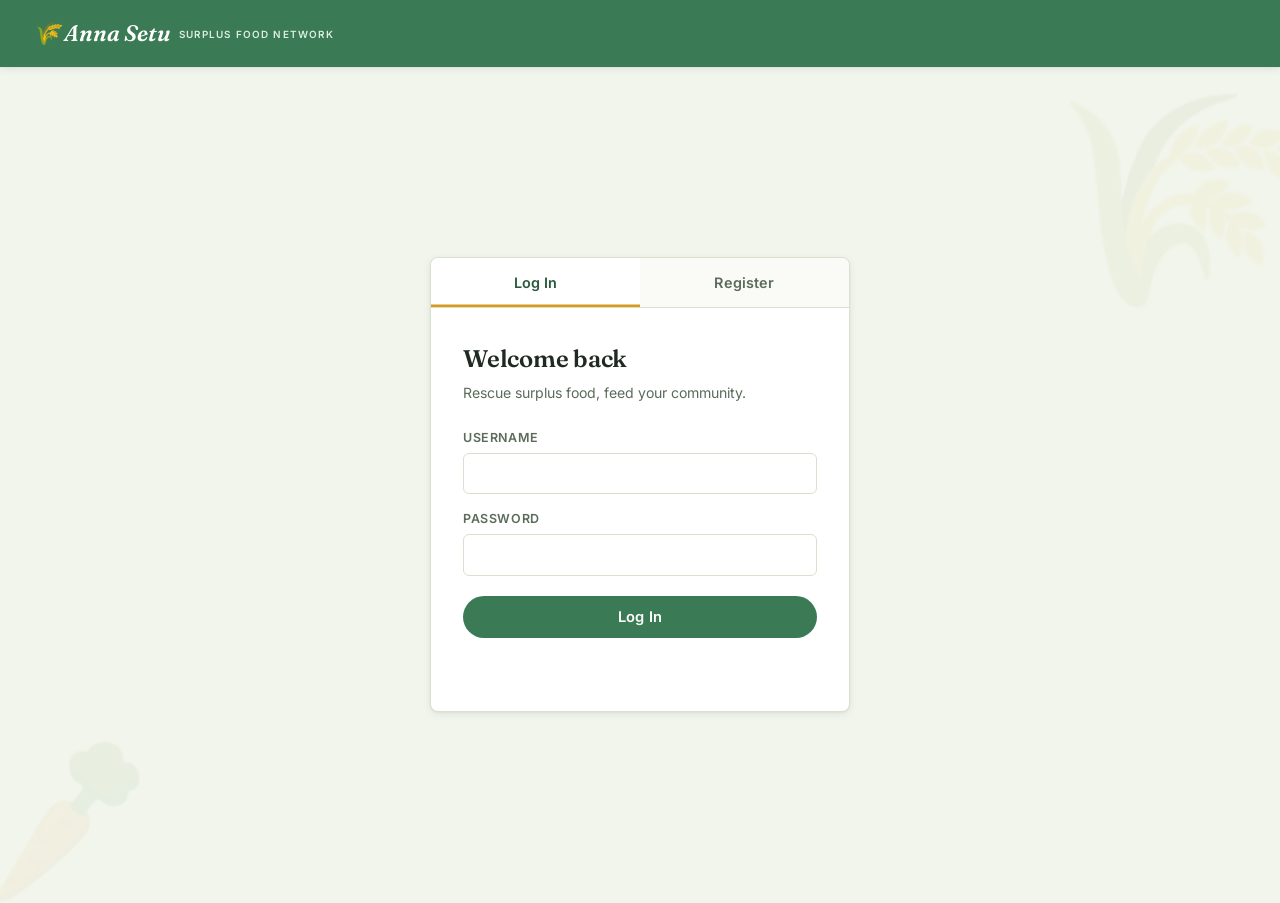
<file: docs/index.html>
<!DOCTYPE html>
<html lang="en">
<head>
  <meta charset="UTF-8">
  <title>Anna Setu — Surplus Food Network</title>
  <link rel="preconnect" href="https://fonts.googleapis.com">
  <link href="https://fonts.googleapis.com/css2?family=Fraunces:ital,opsz,wght@0,9..144,600;0,9..144,700;1,9..144,600&family=Inter:wght@400;500;600;700&family=IBM+Plex+Mono:wght@500;600&display=swap" rel="stylesheet">
  <link rel="stylesheet" href="style.css">
</head>
<body>
  <nav class="navbar">
    <div class="brand">🌾 Anna Setu<span class="tagline">Surplus Food Network</span></div>
  </nav>

  <div class="auth-page">
    <div class="auth-card">
      <div class="auth-tabs">
        <button type="button" class="auth-tab active" id="loginTabBtn">Log In</button>
        <button type="button" class="auth-tab" id="registerTabBtn">Register</button>
      </div>

      <div class="auth-body">
        <div class="auth-form active" id="loginForm-wrap">
          <h1>Welcome back</h1>
          <p class="subtitle">Rescue surplus food, feed your community.</p>
          <form id="loginForm">
            <label>Username</label>
            <input type="text" id="loginUsername" required>
            <label>Password</label>
            <input type="password" id="loginPassword" required>
            <button type="submit">Log In</button>
          </form>
          <p id="loginMsg" class="msg error"></p>
        </div>

        <div class="auth-form" id="registerForm-wrap">
          <h1>Create an account</h1>
          <p class="subtitle">Join as a donor, NGO, or volunteer.</p>
          <form id="registerForm">
            <label>Username</label>
            <input type="text" id="regUsername" required>
            <label>Email</label>
            <input type="email" id="regEmail" required>
            <label>Password</label>
            <input type="password" id="regPassword" required>
            <label>Confirm Password</label>
            <input type="password" id="regPassword2" required>
            <label>I am a...</label>
            <select id="regRole">
              <option value="donor">Donor</option>
              <option value="ngo">NGO</option>
              <option value="volunteer">Volunteer</option>
            </select>
            <button type="submit">Register</button>
          </form>
          <p id="registerMsg" class="msg error"></p>
        </div>
      </div>
    </div>
  </div>

  <script src="app.js"></script>
  <script>
    const loginTabBtn = document.getElementById("loginTabBtn");
    const registerTabBtn = document.getElementById("registerTabBtn");
    const loginWrap = document.getElementById("loginForm-wrap");
    const registerWrap = document.getElementById("registerForm-wrap");

    loginTabBtn.addEventListener("click", () => {
      loginTabBtn.classList.add("active");
      registerTabBtn.classList.remove("active");
      loginWrap.classList.add("active");
      registerWrap.classList.remove("active");
    });

    registerTabBtn.addEventListener("click", () => {
      registerTabBtn.classList.add("active");
      loginTabBtn.classList.remove("active");
      registerWrap.classList.add("active");
      loginWrap.classList.remove("active");
    });

    document.getElementById("loginForm").addEventListener("submit", async (e) => {
      e.preventDefault();
      const username = document.getElementById("loginUsername").value;
      const password = document.getElementById("loginPassword").value;
      const res = await fetch(`${API_BASE}/login/`, {
        method: "POST",
        headers: { "Content-Type": "application/json" },
        body: JSON.stringify({ username, password })
      });
      const data = await res.json();
      const msgEl = document.getElementById("loginMsg");
      if (res.ok) {
        saveTokens(data.access, data.refresh);
        window.location.href = "dashboard.html";
      } else {
        msgEl.className = "msg error";
        msgEl.textContent = data.detail || JSON.stringify(data);
      }
    });

    document.getElementById("registerForm").addEventListener("submit", async (e) => {
      e.preventDefault();
      const body = {
        username: document.getElementById("regUsername").value,
        email: document.getElementById("regEmail").value,
        password: document.getElementById("regPassword").value,
        password2: document.getElementById("regPassword2").value,
        role: document.getElementById("regRole").value,
      };
      const res = await fetch(`${API_BASE}/register/`, {
        method: "POST",
        headers: { "Content-Type": "application/json" },
        body: JSON.stringify(body)
      });
      const data = await res.json();
      const msgEl = document.getElementById("registerMsg");
      if (res.ok) {
        msgEl.className = "msg success";
        msgEl.textContent = "Registered! Switch to Log In to continue.";
      } else {
        msgEl.className = "msg error";
        msgEl.textContent = JSON.stringify(data);
      }
    });
  </script>
</body>
</html>
</file>
<file: docs/style.css>
:root {
  --ink: #1F2A22;
  --paper: #F1F5EC;
  --card: #FFFFFF;
  --harvest: #3A7A54;
  --harvest-dark: #295A3D;
  --turmeric: #D99A1B;
  --clay: #B44B28;
  --border: #D8E0D0;
  --muted: #5B6B5C;
  --shadow: 0 2px 8px rgba(31,42,34,0.07), 0 1px 2px rgba(31,42,34,0.05);
  --radius: 8px;
}

* { box-sizing: border-box; }

body {
  font-family: 'Inter', system-ui, -apple-system, sans-serif;
  background: var(--paper);
  color: var(--ink);
  margin: 0;
  line-height: 1.55;
}

h1, h2 { font-family: 'Fraunces', Georgia, serif; }

.navbar {
  background: var(--harvest);
  color: #fff;
  padding: 1rem 2rem;
  display: flex;
  justify-content: space-between;
  align-items: center;
  box-shadow: var(--shadow);
}
.navbar .brand {
  font-family: 'Fraunces', serif;
  font-style: italic;
  font-weight: 600;
  font-size: 1.4rem;
  color: #fff;
  display: flex;
  align-items: center;
  gap: 0.5rem;
}
.navbar .brand .tagline {
  display: block;
  font-family: 'Inter', sans-serif;
  font-style: normal;
  font-size: 0.62rem;
  text-transform: uppercase;
  letter-spacing: 0.12em;
  color: #DCEEDF;
  font-weight: 600;
  margin-top: 2px;
}

.container { max-width: 960px; margin: 0 auto; padding: 2.5rem 1.5rem; }
.container.narrow { max-width: 460px; }

h1 { font-size: 2rem; font-weight: 600; margin: 0 0 0.3rem; letter-spacing: -0.01em; }
h2 { font-size: 1.2rem; font-weight: 600; margin: 0 0 1rem; }
.subtitle { color: var(--muted); margin: 0 0 2rem; font-size: 0.95rem; }

.card {
  background: var(--card);
  border: 1px solid var(--border);
  border-radius: var(--radius);
  padding: 1.75rem;
  margin-bottom: 1.5rem;
  box-shadow: var(--shadow);
}

label {
  display: block;
  font-size: 0.78rem;
  font-weight: 600;
  text-transform: uppercase;
  letter-spacing: 0.05em;
  color: var(--muted);
  margin: 0.9rem 0 0.35rem;
}
label:first-child { margin-top: 0; }

input, select {
  width: 100%;
  padding: 0.65rem 0.8rem;
  border: 1.5px solid var(--border);
  border-radius: 6px;
  font-family: 'Inter', sans-serif;
  font-size: 0.95rem;
  background: #fff;
  transition: border-color 0.15s;
}
input:focus, select:focus {
  outline: 2px solid var(--turmeric);
  outline-offset: 1px;
  border-color: var(--harvest);
}

button {
  width: 100%;
  padding: 0.75rem;
  margin-top: 1.25rem;
  background: var(--harvest);
  color: #fff;
  border: none;
  border-radius: 999px;
  font-family: 'Inter', sans-serif;
  font-weight: 600;
  font-size: 0.92rem;
  letter-spacing: 0.01em;
  cursor: pointer;
  transition: background 0.15s, transform 0.1s;
}
button:hover { background: var(--harvest-dark); }
button:active { transform: scale(0.98); }
button:focus-visible { outline: 2px solid var(--turmeric); outline-offset: 2px; }

button.secondary {
  width: auto;
  margin-top: 0;
  padding: 0.5rem 1rem;
  background: transparent;
  color: #fff;
  border: 1.5px solid rgba(255,255,255,0.5);
}
button.secondary:hover { background: rgba(255,255,255,0.12); }

.card button.secondary, .donation-grid button.secondary {
  color: var(--clay);
  border-color: var(--clay);
}
.card button.secondary:hover, .donation-grid button.secondary:hover { background: #FBEDE7; }

.msg { font-size: 0.85rem; margin-top: 0.75rem; min-height: 1.2em; font-weight: 500; }
.msg.error { color: var(--clay); }
.msg.success { color: var(--harvest-dark); }

.tabs { display: flex; margin-bottom: 1.75rem; border-bottom: 1.5px solid var(--border); }
.tab-link {
  padding: 0.6rem 0.2rem;
  margin-right: 1.2rem;
  text-decoration: none;
  color: var(--muted);
  font-weight: 600;
  font-size: 0.88rem;
  border-bottom: 2.5px solid transparent;
  margin-bottom: -1.5px;
}
.tab-link.active { color: var(--harvest-dark); border-bottom-color: var(--turmeric); }

.donation-grid {
  display: grid;
  grid-template-columns: repeat(auto-fill, minmax(250px, 1fr));
  gap: 1.4rem;
}

.donation-card {
  position: relative;
  background: var(--card);
  border: 1px solid var(--border);
  border-radius: var(--radius);
  padding: 1.2rem 1.1rem 1.1rem;
  box-shadow: var(--shadow);
}
.donation-card::before, .donation-card::after {
  content: '';
  position: absolute;
  top: -1px;
  width: 16px;
  height: 16px;
  background: var(--paper);
  border-radius: 50%;
  border: 1px solid var(--border);
}
.donation-card::before { left: -9px; }
.donation-card::after { right: -9px; }

.donation-card .food-name {
  font-family: 'Fraunces', serif;
  font-weight: 600;
  font-size: 1.1rem;
  margin-bottom: 0.35rem;
  padding-right: 4.5rem;
}
.donation-card .meta {
  font-size: 0.82rem;
  color: var(--muted);
  margin-bottom: 0.25rem;
  font-family: 'IBM Plex Mono', monospace;
}

.badge {
  display: inline-block;
  font-family: 'Inter', sans-serif;
  font-size: 0.65rem;
  font-weight: 700;
  padding: 0.25rem 0.55rem;
  border-radius: 999px;
  text-transform: uppercase;
  letter-spacing: 0.06em;
  border: 1.5px solid;
  background: #fff;
  transform: rotate(-3deg);
}
.donation-card .badge { position: absolute; top: 0.7rem; right: 0.9rem; transform: rotate(-5deg); }

.badge.available { color: var(--harvest-dark); border-color: var(--harvest); background: #EAF4EC; }
.badge.requested { color: #8A5A0A; border-color: var(--turmeric); background: #FBF0D9; }
.badge.picked_up { color: #33459e; border-color: #33459e; background: #E8EAF6; }
.badge.expired { color: var(--clay); border-color: var(--clay); background: #FBEDE7; }

.empty-state {
  text-align: center;
  color: var(--muted);
  padding: 2.5rem 0;
  font-family: 'Fraunces', serif;
  font-style: italic;
  font-size: 1.05rem;
}

.donation-card button { margin-top: 0.6rem; }

@media (max-width: 640px) {
  .navbar { padding: 1rem; }
  .container { padding: 1.5rem 1rem; }
  .donation-grid { grid-template-columns: 1fr; }
}

@media (prefers-reduced-motion: reduce) {
  * { transition: none !important; }
}
.hero {
  background: linear-gradient(135deg, var(--harvest) 0%, var(--harvest-dark) 100%);
  color: #fff;
  border-radius: var(--radius);
  padding: 2.5rem 2rem;
  margin-bottom: 2rem;
  position: relative;
  overflow: hidden;
}
.hero::after {
  content: '🌾';
  position: absolute;
  right: 1.5rem;
  top: 50%;
  transform: translateY(-50%) rotate(12deg);
  font-size: 6rem;
  opacity: 0.15;
  pointer-events: none;
}
.hero h1 {
  color: #fff;
  font-size: 2.1rem;
  margin-bottom: 0.5rem;
  position: relative;
}
.hero .subtitle {
  color: #DCEEDF;
  margin-bottom: 1.25rem;
  max-width: 460px;
  position: relative;
}
.hero-stats {
  display: flex;
  gap: 0.75rem;
  flex-wrap: wrap;
  position: relative;
}
.hero-stat {
  background: rgba(255,255,255,0.14);
  border: 1px solid rgba(255,255,255,0.3);
  border-radius: 999px;
  padding: 0.4rem 1rem;
  font-family: 'IBM Plex Mono', monospace;
  font-size: 0.78rem;
  font-weight: 600;
}

@media (max-width: 640px) {
  .hero::after { display: none; }
  .hero { padding: 1.75rem 1.25rem; }
}
.auth-page {
  min-height: calc(100vh - 64px);
  display: flex;
  align-items: center;
  justify-content: center;
  position: relative;
  overflow: hidden;
  padding: 2rem 1rem;
}
.auth-page::before {
  content: '🌾';
  position: absolute;
  font-size: 14rem;
  opacity: 0.05;
  top: -3rem;
  right: -2rem;
  transform: rotate(15deg);
  pointer-events: none;
}
.auth-page::after {
  content: '🥕';
  position: absolute;
  font-size: 9rem;
  opacity: 0.05;
  bottom: -1.5rem;
  left: -1.5rem;
  transform: rotate(-10deg);
  pointer-events: none;
}

.auth-card {
  background: var(--card);
  border: 1px solid var(--border);
  border-radius: var(--radius);
  box-shadow: var(--shadow);
  width: 100%;
  max-width: 420px;
  padding: 0;
  overflow: hidden;
  position: relative;
}

.auth-tabs {
  display: flex;
  border-bottom: 1.5px solid var(--border);
}
.auth-tab {
  flex: 1;
  padding: 1rem;
  text-align: center;
  font-weight: 600;
  font-size: 0.9rem;
  color: var(--muted);
  cursor: pointer;
  background: #FAFAF6;
  border: none;
  border-radius: 0;
  margin: 0;
  transition: background 0.15s, color 0.15s;
}
.auth-tab.active {
  background: var(--card);
  color: var(--harvest-dark);
  box-shadow: inset 0 -2.5px 0 var(--turmeric);
}
.auth-tab:hover:not(.active) { background: #F2F2EA; }

.auth-body { padding: 2rem; }
.auth-body h1 { font-size: 1.5rem; margin-bottom: 0.3rem; }
.auth-body .subtitle { margin-bottom: 1.5rem; font-size: 0.88rem; }

.auth-form { display: none; }
.auth-form.active { display: block; }
</file>
